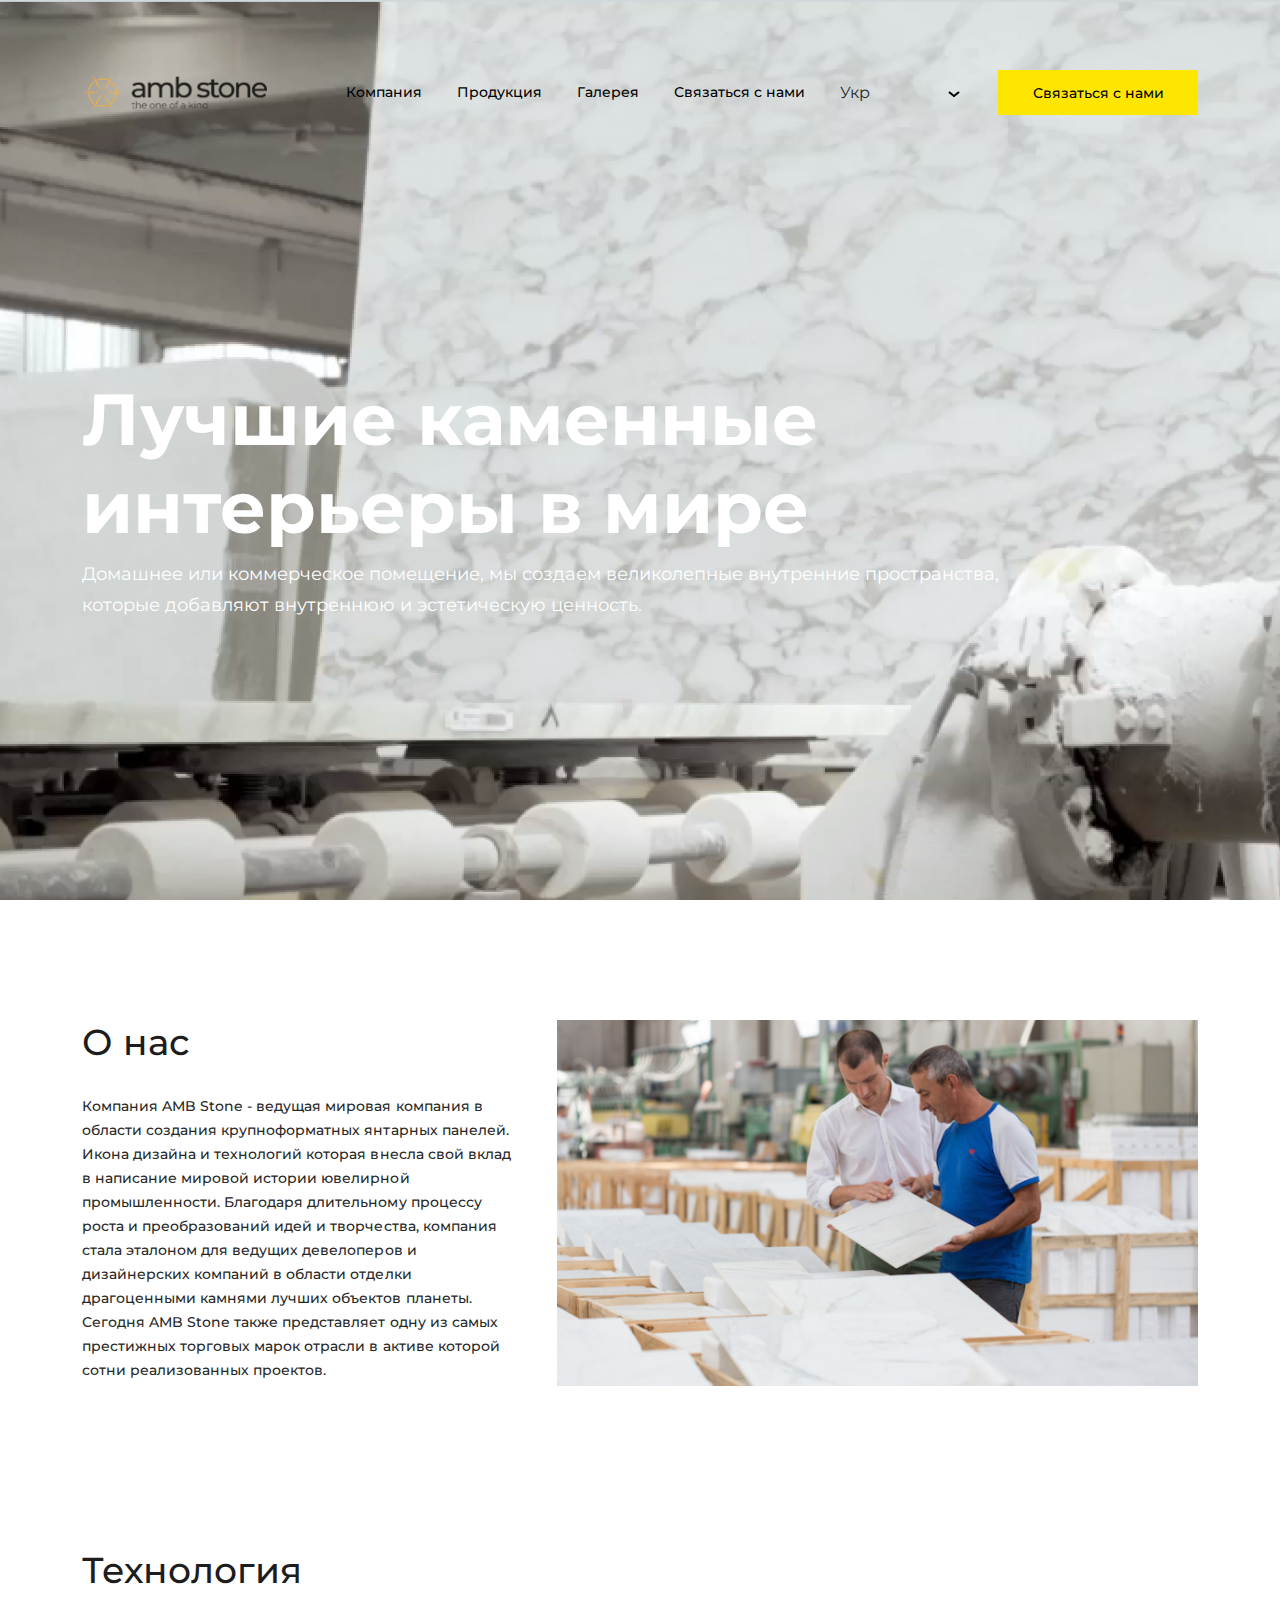
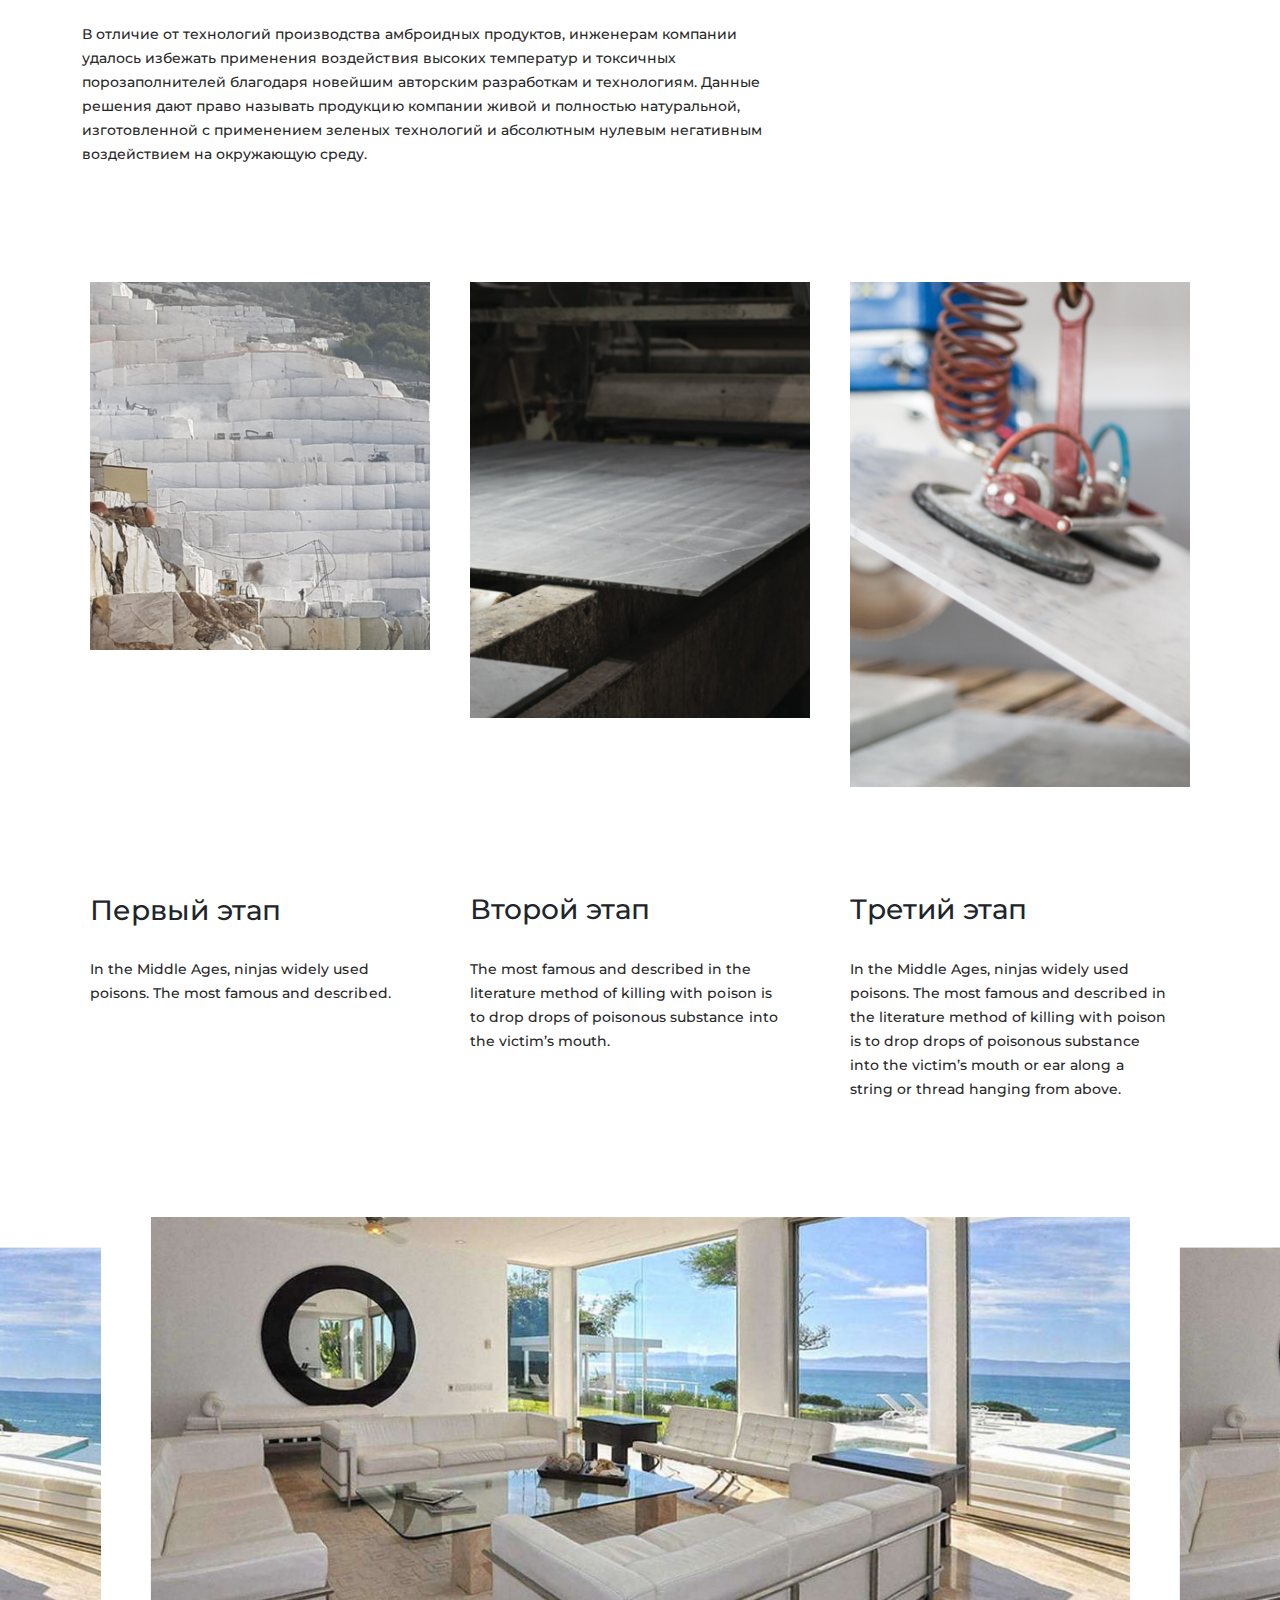
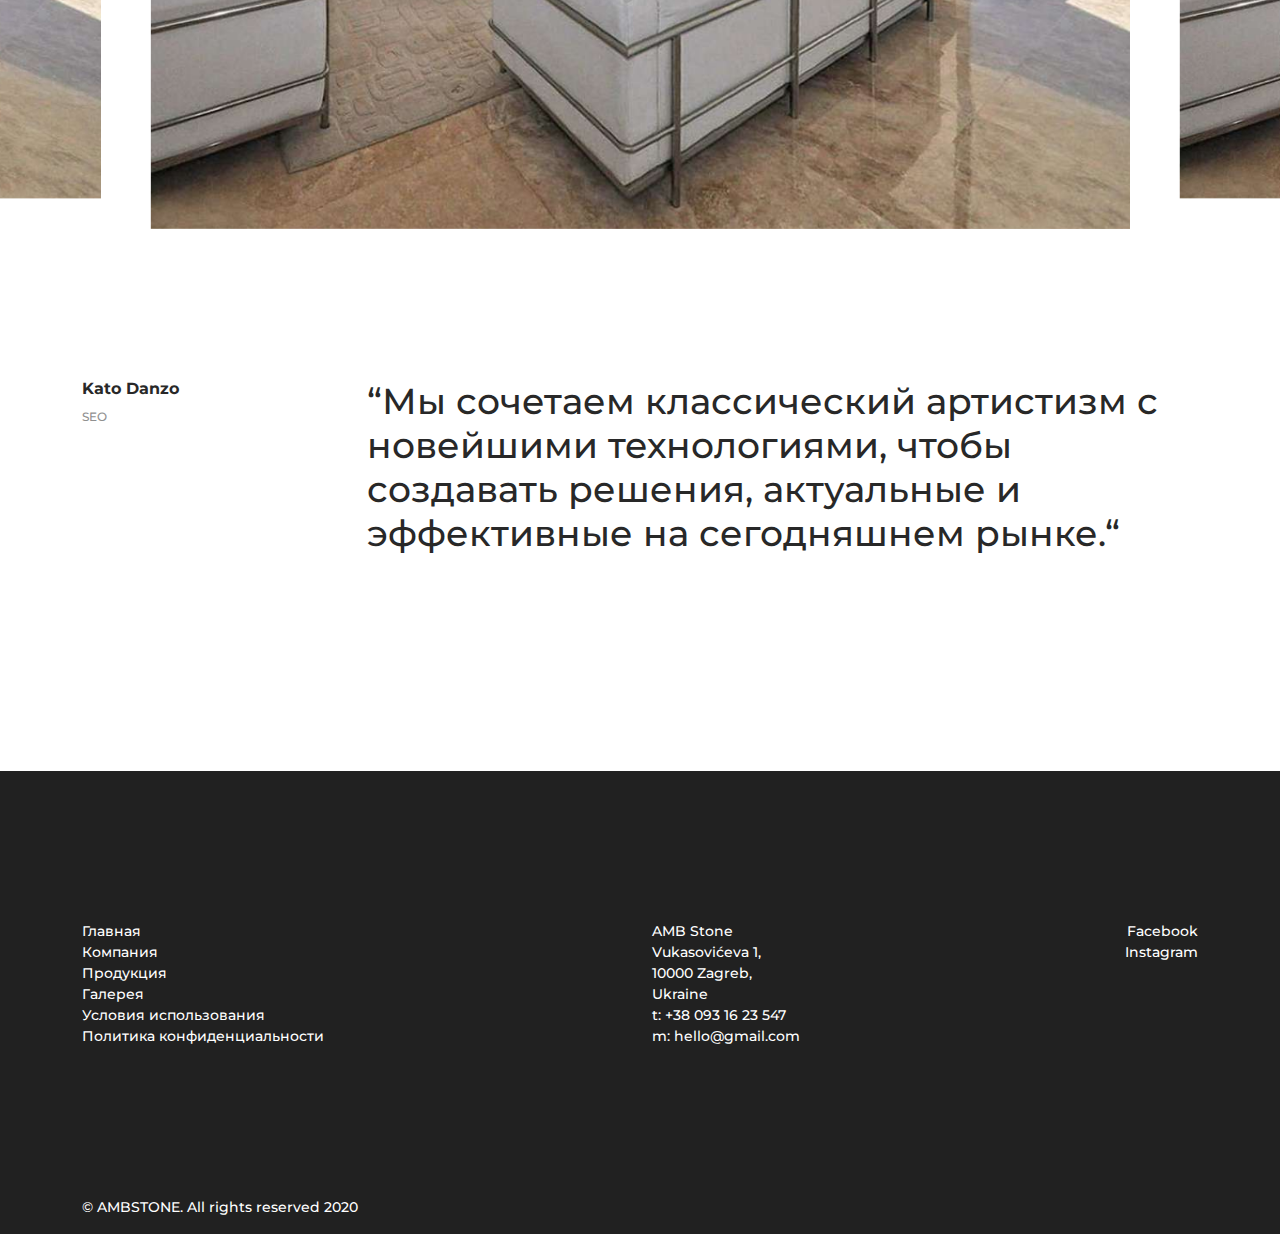
<file: index.html>
<!DOCTYPE html>
<html lang="en">
<head>
    <meta charset="UTF-8">
    <meta name="viewport" content="width=device-width, initial-scale=1.0">
    <title>Document</title>

    <!-- Fonts -->
    <link href="https://fonts.googleapis.com/css2?family=Montserrat:wght@100;200;300;400;500;600;700;800;900&family=Tajawal:wght@200;300;400;500;700;800;900&display=swap" rel="stylesheet">

    <!-- CSS -->
    <link rel="stylesheet" href="css/slick.css">
    <link rel="stylesheet" href="css/bootstrap.css">
    <link rel="stylesheet" href="css/main.css">

</head>
<body>
    <style>
        :root {
            --main-image: url(../images/bg_title.png);
            --main-font-family: 'Montserrat', sans-serif;
            --rtl-font-family: 'Tajawal', sans-serif;
        }
    </style>

    <!-- Header -->
    <header class="header" id="header">
        <div class="container main_menu">
            <div class="row menu_line">
                <div class="logo">
                    <a href="index.html">
                        <img src="images/logo.png" alt="ambstone.com" class="logo_img">
                    </a>
                </div>
                <div class="menu" id="menu">
                    <ul>
                        <li><a href="company.html" class="menu_link">Компания</a><img src="images/arrow_right.png" alt="" class="arrow_right"></li>
                        <li><a href="products.html" class="menu_link">Продукция</a><img src="images/arrow_right.png" alt="" class="arrow_right"></li>
                        <li><a href="gallery.html" class="menu_link">Галерея</a><img src="images/arrow_right.png" alt="" class="arrow_right"></li>
                        <li>
                            <a href="#" data-bs-toggle="modal" data-bs-target="#exampleModal" class="menu_link">Связаться с нами</a><img src="images/arrow_right.png" alt="" class="arrow_right"></li>
                        </li>
                    </ul>
                    <span class="lang">Укр</span>
                    <ul class="langs">
                        <li>UA</li>
                        <li>ENG</li>
                        <li>RU</li>
                    </ul>
                    <button class="contact_us" data-bs-toggle="modal" data-bs-target="#exampleModal">Связаться с нами</button>
                </div>
                <div id="hamburger" class="hamburger">
                    <span></span>
                    <span></span>
                    <span></span>
                </div>
            </div>
        </div>

        <div class="container main_text">
            <div class="row">
                <div class="col-xxl-8 col-10">
                    <h1>Лучшие каменные интерьеры в мире</h1>
                    <p class="subtext">Домашнее или коммерческое помещение, мы создаем великолепные внутренние пространства, которые добавляют внутреннюю и эстетическую ценность.</p>
                </div>
            </div>
        </div>
    </header>

    <section class="about_us">
        <div class="container">
            <div class="row">
                <div class="col-lg-5">
                    <h2>
                        О нас
                    </h2>
                    <p>
                        Компания AMB Stone - ведущая мировая компания в области создания крупноформатных янтарных панелей. Икона дизайна и технологий которая внесла свой вклад в написание мировой истории ювелирной промышленности.
                        Благодаря длительному процессу роста и преобразований идей и творчества, компания стала эталоном для ведущих девелоперов и дизайнерских компаний в области отделки драгоценными камнями лучших объектов планеты. Сегодня AMB Stone также представляет одну из самых престижных торговых марок отрасли в активе которой сотни реализованных проектов.
                    </p>
                </div>
                <div class="col-lg-7">
                    <img src="images/about_us_img.png" alt="">
                </div>
            </div>
        </div>
    </section>

    <section class="technology">
        <div class="container">
            <div class="row">
                <div class="col-lg-8">
                    <h2>
                        Технология
                    </h2>
                    <p>
                        В отличие от технологий производства амброидных продуктов, инженерам компании удалось избежать применения воздействия высоких температур и токсичных порозаполнителей благодаря новейшим авторским разработкам и технологиям. Данные решения дают право называть продукцию компании живой и полностью натуральной, изготовленной с применением зеленых технологий и абсолютным нулевым негативным воздействием на окружающую среду.
                    </p>
                </div>
            </div>
            <div class="row stages">
                <div class="col-4 stage_card">
                    <img class="img_one" src="images/step_one.png" alt="">
                    <div class="stage_text">
                        <h3>
                            Первый этап
                        </h3>
                        <p>
                            In the Middle Ages, ninjas widely used poisons. The most famous and described.
                        </p>
                    </div>
                </div>
                <div class="col-4 stage_card">
                    <img class="img_two" src="images/step_two.png" alt="">
                    <div class="stage_text">
                        <h3>
                            Второй этап
                        </h3>
                        <p>
                            The most famous and described in the literature method of killing with poison is to drop drops of poisonous substance into the victim’s mouth.
                        </p>
                    </div>
                </div>
                <div class="col-4 stage_card">
                    <img class="img_three" src="images/step_three.png" alt="">
                    <div class="stage_text">
                        <h3>
                            Третий этап
                        </h3>
                        <p>
                            In the Middle Ages, ninjas widely used poisons. The most famous and described in the literature method of killing with poison is to drop drops of poisonous substance into the victim’s mouth or ear along a string or thread hanging from above. 
                        </p>
                    </div>
                </div>
            </div>
        </div>

        <div class="slider mobile_stages">
            <div class="slider_content">
                <div class="stages_img">
                    <img class="img_one" src="images/step_one.png" alt="">
                </div>
                <div class="stage_text">
                    <h3>
                        Первый этап
                    </h3>
                    <p>
                        In the Middle Ages, ninjas widely used poisons. The most famous and described.
                    </p>
                </div>
            </div>
            <div class="slider_content">
                <div class="stages_img">
                    <img class="img_two" src="images/step_two.png" alt="">
                </div>
                <div class="stage_text">
                    <h3>
                        Второй этап
                    </h3>
                    <p>
                        The most famous and described in the literature method of killing with poison is to drop drops of poisonous substance into the victim’s mouth.
                    </p>
                </div>
            </div>
            <div class="slider_content">
                <div class="stages_img">
                    <img class="img_three" src="images/step_three.png" alt="">
                </div>
                <div class="stage_text">
                    <h3>
                        Третий этап
                    </h3>
                    <p>
                        In the Middle Ages, ninjas widely used poisons. The most famous and described in the literature method of killing with poison is to drop drops of poisonous substance into the victim’s mouth or ear along a string or thread hanging from above. 
                    </p>
                </div>
            </div>
        </div>
    </section>

    <div class="slider slick">
        <div class="slider_content"><img src="images/index_carousel.png" alt=""></div>
        <div class="slider_content"><img src="images/index_carousel.png" alt=""></div>
        <div class="slider_content"><img src="images/index_carousel.png" alt=""></div>
    </div>

    <section class="slogan">
        <div class="container">
            <div class="row">
                <div class="col-lg-3 slagan_name">
                    <p class="name">
                        Kato Danzo
                    </p>
                    <p class="prof">
                        SEO
                    </p>
                </div>
                <div class="col-lg-9 slogan_text">
                    <p class="text">
                        “Мы сочетаем классический артистизм с новейшими технологиями, чтобы создавать решения, актуальные и эффективные на сегодняшнем рынке.“
                    </p>
                </div>
            </div>
        </div>
    </section>

    <footer class="footer" id="footer">
        <div class="container">
            <div class="row">
                <div class="col-lg-6 col-12">
                    <ul class="footer_menu">
                        <li>
                            <a href="#" class="fm_link">Главная</a>
                        </li>
                        <li>
                            <a href="#" class="fm_link">Компания</a>
                        </li>
                        <li>
                            <a href="#" class="fm_link">Продукция</a>
                        </li>
                        <li>
                            <a href="#" class="fm_link">Галерея</a>
                        </li>
                        <li>
                            <a href="#" class="fm_link">Условия использования</a>
                        </li>
                        <li>
                            <a href="#" class="fm_link">Политика конфиденциальности</a>
                        </li>
                    </ul>
                </div>
                <div class="col-lg-3 col-12">
                    <ul class="footer_contacts">
                        <li>
                            AMB Stone
                        </li>
                        <li>
                            Vukasovićeva 1,
                            <br>10000 Zagreb,
                            <br>Ukraine
                        </li>
                        <li>
                            t: +38 093 16 23 547
                            <br>m: hello@gmail.com
                        </li>
                    </ul>
                </div>
                <div class="col-lg-3 col-12">
                    <ul class="footer_socials">
                        <li>
                            <a href="#" class="fm_link">Facebook</a>
                        </li>
                        <li>
                            <a href="#" class="fm_link">Instagram</a>
                        </li>
                    </ul>
                </div>
                <div class="col-12">
                    <p class="copyright">
                        © AMBSTONE. All rights reserved 2020
                    </p>
                </div>
            </div>
        </div>
    </footer>

    <!-- Modal -->
    <div class="modal fade" id="exampleModal" tabindex="-1" aria-labelledby="exampleModalLabel" aria-hidden="true">
        <div class="modal-dialog">
            <div class="modal-content">
                <button type="button" class="btn-close" data-bs-dismiss="modal" aria-label="Close"></button>
                <h2>
                    Оставить заявку
                </h2>
                <form>
                    <div class="form_group">
                        <label for="name" class="lable_name">Имя</label>
                        <input type="text" name="name" class="name" placeholder="Имя">
                    </div>
                    <div class="form_group">
                        <label for="phone" class="lable_phone">Телефон</label>
                        <input type="text" name="phone" class="phone" placeholder="Телефон">
                    </div>
                    <div class="form_group">
                        <label for="email" class="lable_email">E-mail</label>
                        <input type="text" name="email" class="email" placeholder="E-mail">
                    </div>
                    <div class="form_group">
                        <label for="country" class="lable_country">Страна</label>
                        <input type="text" name="country" class="country" placeholder="Страна">
                    </div>
                    <div class="form-check">
                        <input class="form-check-input" type="checkbox" value="" id="flexCheckDefault" checked>
                        <label class="form-check-label" for="flexCheckDefault">
                            Я согласен на обработку персональных данных в соответствии с условиями <a href="#" class="confidential">политики конфиденциальности</a>.
                        </label>
                    </div>
                    <input class="send" id="send" type="button" value="Отправить">
                </form>
            </div>
        </div>
    </div>

    <!-- Scripts -->
    <script src="js/jquery.min.js"></script>
    <script src="js/bootstrap.min.js"></script>
    <script src="js/slick.min.js"></script>
    <script src="js/main.js"></script>

</body>
</html>
</file>
<file: css/main.css>
@import url("https://cdn.jsdelivr.net/npm/bootstrap-icons@1.3.0/font/bootstrap-icons.css");
html,
body {
  font-family: var(--main-font-family);
}
input,
button {
  outline: none;
}
:active,
:hover,
:focus {
  outline: 0;
  outline-offset: 0;
}
.header {
  position: relative;
  background-image: var(--main-image);
  background-repeat: no-repeat;
  background-size: cover;
  background-position: top center;
  height: 900px;
  min-height: 310px;
}
.header .menu {
  position: relative;
  height: auto;
  width: max-content;
  transition: all 0.5s;
  top: 0;
  left: 0;
  z-index: 1000;
  background: transparent;
}
.header .menu_block {
  display: inherit;
  position: absolute;
  top: 40px;
  width: 100%;
  height: 108px;
  background-color: #FFFFFFAB;
  z-index: 1;
}
.header .menu_line {
  padding-top: 70px;
  align-items: center;
  justify-content: space-between;
}
.header .main_text {
  padding-top: 260px;
}
.header .hamburger {
  display: none;
  width: 25px;
  height: 22px;
  position: relative;
  margin-right: 20px;
  -webkit-transform: rotate(0deg);
  -moz-transform: rotate(0deg);
  -o-transform: rotate(0deg);
  transform: rotate(0deg);
  -webkit-transition: 0.5s ease-in-out;
  -moz-transition: 0.5s ease-in-out;
  -o-transition: 0.5s ease-in-out;
  transition: 0.5s ease-in-out;
  cursor: pointer;
}
.header .hamburger span {
  display: block;
  position: absolute;
  height: 2px;
  width: 100%;
  background: #1D1D1D;
  border-radius: 0;
  opacity: 1;
  left: 0;
  -webkit-transform: rotate(0deg);
  -moz-transform: rotate(0deg);
  -o-transform: rotate(0deg);
  transform: rotate(0deg);
  -webkit-transition: 0.25s ease-in-out;
  -moz-transition: 0.25s ease-in-out;
  -o-transition: 0.25s ease-in-out;
  transition: 0.25s ease-in-out;
}
.header .hamburger span:nth-child(1) {
  top: 0px;
}
.header .hamburger span:nth-child(2) {
  top: 8px;
}
.header .hamburger span:nth-child(3) {
  top: 16px;
}
.header .hamburger.open span:nth-child(1) {
  top: 8px;
  -webkit-transform: rotate(135deg);
  -moz-transform: rotate(135deg);
  -o-transform: rotate(135deg);
  transform: rotate(135deg);
}
.header .hamburger.open span:nth-child(2) {
  opacity: 0;
  left: -60px;
}
.header .hamburger.open span:nth-child(3) {
  top: 8px;
  -webkit-transform: rotate(-135deg);
  -moz-transform: rotate(-135deg);
  -o-transform: rotate(-135deg);
  transform: rotate(-135deg);
}
.carousel {
  margin-top: -150px;
  z-index: 0;
}
.carousel .slide_img {
  width: 100%;
  max-width: 1600px;
  display: block;
  margin-right: auto;
  margin-left: auto;
}
.carousel .carousel-control-prev,
.carousel .carousel-control-next {
  width: 20% !important;
  opacity: 1 !important;
}
.carousel .arrows {
  width: 35px;
  height: 35px;
  background: transparent;
  transition: all 0.5s;
}
.carousel .arrows:hover {
  background: #000000BF;
}
.logo_img {
  width: 185px;
  height: auto;
}
.logo,
.menu {
  width: max-content;
  z-index: 100;
}
button:active,
button:focus {
  outline: none !important;
}
button::-moz-focus-inner {
  border: 0 !important;
}
.menu {
  display: flex;
  align-items: center;
  flex-direction: row;
}
.menu .arrow_right {
  display: none;
}
.menu ul {
  list-style: none;
  display: flex;
  flex-direction: row;
  padding-left: 0;
  margin-bottom: 0;
  padding-top: 0;
}
.menu ul li {
  display: flex;
  justify-content: space-between;
  align-items: center;
  border-bottom: none;
  padding-bottom: 0;
  margin-bottom: 0;
}
.menu .menu_link {
  font-weight: 500;
  font-size: 14px;
  line-height: 22px;
  color: #000000;
  text-decoration: none;
  margin-right: 35px;
  padding-bottom: 2px;
  transition: all 0.5s;
  cursor: pointer;
  width: 100%;
}
.menu .menu_link:hover {
  box-shadow: inset 0 -1px 0 0 #000000;
}
.menu .langs {
  font-weight: 500;
  font-size: 14px;
  line-height: 22px;
  color: #000000;
  text-decoration: none;
  margin-right: 55px;
  transition: all 0.5s;
  cursor: pointer;
  position: relative;
  margin-left: 0;
}
.menu .langs li {
  opacity: 0;
  visibility: hidden;
  transition: 0.55s opacity, 0.55s visibility;
}
.menu .langs:after {
  position: absolute;
  top: 0;
  right: -15px;
  content: url(../images/down.png);
  width: 10px;
  height: 4px;
}
.menu .langs:hover li {
  opacity: 1;
  visibility: visible;
}
.menu .contact_us {
  background-color: #FFE600;
  width: 200px;
  height: 45px;
  border: none;
  font-weight: 500;
  font-size: 14px;
  line-height: 22px;
  color: #000000;
  transition: all 0.5s;
  margin-left: 0;
  display: block;
}
.menu .contact_us:hover {
  background-color: #000000;
  color: #FFFFFF;
}
h1 {
  font-weight: bold;
  font-size: 72px;
  line-height: 88px;
  color: #FFFFFF;
}
.subtext {
  font-weight: normal;
  font-size: 18px;
  line-height: 170%;
  color: #FFFFFF;
  margin-bottom: 150px;
}
.about_us {
  margin-bottom: 200px;
}
.about_us h2 {
  font-weight: 500;
  font-size: 36px;
  line-height: 44px;
  margin-bottom: 30px;
  color: #1D1D1D;
  margin-top: 120px;
}
.about_us p {
  font-weight: 500;
  font-size: 14px;
  line-height: 24px;
  letter-spacing: 0.001em;
  padding-right: 20px;
  color: #282828;
}
.about_us img {
  width: 100%;
  height: auto;
  margin-top: 120px;
}
.technology {
  margin-top: -50px;
}
.technology h2 {
  font-weight: 500;
  font-size: 36px;
  line-height: 44px;
  margin-bottom: 30px;
  color: #1D1D1D;
}
.technology p {
  font-weight: 500;
  font-size: 14px;
  line-height: 24px;
  letter-spacing: 0.001em;
  padding-right: 20px;
  color: #282828;
}
.technology .stages {
  display: flex;
  margin-top: 100px;
}
.technology .stage_card {
  text-align: center;
  padding: 0 20px;
}
.technology .stage_card img {
  width: 100%;
  max-width: 370px;
  height: auto;
}
.technology .stage_card .img_one {
  margin-bottom: 244px;
}
.technology .stage_card .img_two {
  margin-bottom: 175px;
}
.technology .stage_card .img_three {
  margin-bottom: 106px;
}
.technology .stage_card .stage_text {
  text-align: left;
}
.technology .stage_card .stage_text p {
  margin-top: 30px;
}
.technology .owl-carousel {
  display: none;
}
.slick {
  margin-top: 100px;
}
.slick button {
  display: none !important;
}
.slick-initialized .slick-slide {
  transform: scale(0.9);
  transition: all 1s;
}
.slick-initialized .slick-active {
  opacity: 1;
  transform: scale(1);
  transition: all 1s;
}
.slick-slide img {
  width: 100% !important;
}
.mobile_stages {
  display: none;
}
.slogan {
  margin-top: 150px;
  margin-bottom: 200px;
}
.slogan .name {
  font-size: 16px;
  font-weight: 700;
  line-height: 19px;
  padding: 0;
  margin: 0;
  color: #282828;
}
.slogan .prof {
  margin-top: 10px;
  font-size: 12px;
  font-weight: 500;
  line-height: 18px;
  color: #909090;
}
.slogan .text {
  font-size: 36px;
  font-weight: 500;
  line-height: 44px;
  color: #282828;
}
.slogan .slagan_name {
  order: 1;
}
.slogan .slogan_text {
  order: 1;
}
.footer {
  background-color: #212121;
  padding: 150px 0 0 0;
  color: #FFFFFF;
  font-size: 14px;
  font-weight: 500;
}
.footer a {
  color: #FFFFFF;
  text-decoration: none;
}
.footer ul {
  list-style: none;
  margin: 0;
  padding: 0;
}
.footer .footer_menu {
  margin-bottom: 0;
}
.footer .footer_contacts {
  margin-bottom: 0;
}
.footer .footer_socials {
  text-align: right;
  margin-bottom: 0;
}
.footer .copyright {
  margin-top: 150px;
}
.catalogue {
  margin-top: 120px;
  margin-bottom: 200px;
}
.catalogue h2 {
  font-weight: 500;
  font-size: 36px;
  line-height: 44px;
  margin-bottom: 30px;
  color: #1D1D1D;
}
.catalogue p {
  font-weight: 500;
  font-size: 14px;
  line-height: 24px;
  letter-spacing: 0.001em;
  padding-right: 20px;
  color: #282828;
}
.catalogue .ltr_block,
.catalogue .rtl_block {
  margin-top: 100px;
}
.catalogue .product_img_block,
.catalogue .product_descr_block {
  padding: 0 20px;
}
.catalogue .product {
  width: 100%;
  height: auto;
}
.catalogue .product_title {
  font-size: 24px;
  color: #1D1D1D;
  line-height: 29px;
  font-weight: 500;
}
.catalogue .product_descr {
  font-weight: 500;
  font-size: 14px;
  line-height: 24px;
  letter-spacing: 0.001em;
  color: #282828;
}
.catalogue .info_link {
  font-weight: 500;
  font-size: 14px;
  line-height: 24px;
  color: #282828;
}
.catalogue .tech_data {
  display: flex;
  flex-wrap: wrap;
  margin-top: 30px;
}
.catalogue .tech_data p {
  margin-bottom: 0;
}
.catalogue .tech_data .data_info,
.catalogue .tech_data .data_country {
  width: 50%;
  margin-bottom: 10px;
}
.catalogue .tech_data .data_descr {
  width: 70%;
  margin-bottom: 20px;
}
.catalogue .tech_data .tech_title {
  font-weight: bold;
  font-size: 16px;
  line-height: 20px;
  color: #282828;
}
.catalogue .tech_data .tech_title_descr {
  font-weight: 500;
  font-size: 12px;
  line-height: 19px;
  color: #9D9D9D;
}
.catalogue .download {
  display: flex;
  align-items: center;
  width: 60%;
}
.catalogue .download img {
  width: 40px;
  height: 40px;
  margin-right: 10px;
}
.catalogue .download .download_file {
  color: #212121;
  line-height: 24px;
  font-size: 14px;
  font-weight: 500;
  text-decoration: none;
  transition: all 0.5s;
}
.catalogue .download .download_file:hover {
  text-decoration: underline;
}
.gallery {
  margin-bottom: 150px;
}
.gallery .visible_item {
  display: none;
}
.gallery .grid {
  margin-top: -15px;
}
.gallery .grid:after {
  content: '';
  display: block;
  clear: both;
}
.gallery .element-item {
  position: relative;
  float: left;
  padding: 15px;
}
.gallery .element-item .gallery_img {
  width: 100%;
  height: auto;
}
.gallery .element-item > * {
  margin: 0;
  padding: 0;
}
.gallery .button-group-home {
  display: flex;
  justify-content: center;
  align-items: center;
  flex-wrap: wrap;
  margin-bottom: 50px;
  margin-top: 50px;
  cursor: pointer;
}
.gallery .button-group-home button {
  border: none;
  background: transparent;
  text-transform: uppercase;
  text-decoration: none;
  font-weight: bold;
  font-size: 12px;
  line-height: 15px;
  color: #212121;
  margin: 5px 40px;
  position: relative;
  padding-left: 0;
  padding-right: 0;
  padding-bottom: 2px;
}
.gallery .button-group-home button:after {
  position: absolute;
  display: block;
  content: "|";
  font-size: 12px;
  right: -41px;
  top: 0;
}
.gallery .button-group-home button:last-child:after {
  display: none;
}
.gallery .button-group-home button.is-checked {
  box-shadow: inset 0 -1px 0 0 #000000;
}
.gallery .gallery_box {
  position: relative;
  transition: all 0.5s;
}
.gallery .gallery_box .gallery_img {
  width: 100%;
  height: auto;
}
.gallery .gallery_box .titles {
  position: absolute;
  bottom: 15px;
  left: 25px;
  display: none;
}
.gallery .gallery_box .titles a {
  font-weight: bold;
  font-size: 12px;
  line-height: 15px;
  color: #FFFFFF;
  text-decoration: none;
}
.gallery .gallery_box .titles a:hover {
  text-decoration: underline;
}
.gallery .gallery_box .titles p {
  font-weight: 500;
  font-size: 12px;
  line-height: 155%;
  color: #FFFFFF;
  margin: 0;
}
.gallery .gallery_box:hover {
  cursor: pointer;
}
.gallery .gallery_box:hover .titles {
  display: block;
}
.gallery .gallery_box:hover .gallery_img {
  filter: brightness(40%);
}
.gallery .showMore {
  margin: 40px auto;
  display: block;
  padding: 10px 25px;
  border: 2px solid #9D9D9D;
  color: #9D9D9D;
  background: transparent;
}
.navigation {
  border-top: 1px solid #000000;
  padding: 35px 0;
}
.navigation .row {
  align-items: center;
}
.navigation .col-4:first-child {
  text-align: left;
}
.navigation .col-4:last-child {
  text-align: right;
}
.navigation p {
  margin-bottom: 0;
  font-weight: 500;
  font-size: 12px;
  line-height: 19px;
  color: #9D9D9D;
}
.navigation img {
  height: 30px;
  width: 30px;
  display: block;
  margin-left: auto;
  margin-right: auto;
}
.navigation .prev,
.navigation .next {
  font-style: normal;
  font-weight: bold;
  font-size: 12px;
  line-height: 15px;
  color: #212121;
  text-decoration: none;
}
.description {
  margin-top: -150px;
}
.description .descr_title,
.description .descr_wrap {
  padding: 0 40px;
}
.description h2 {
  font-weight: 600;
  font-size: 36px;
  line-height: 44px;
  color: #212121;
}
.description p {
  font-weight: 500;
  font-size: 14px;
  line-height: 24px;
  letter-spacing: 0.001em;
  color: #212121;
}
.description .descr_info {
  display: flex;
  flex-wrap: wrap;
  margin-bottom: 150px;
  margin-top: 30px;
}
.description .descr_info .info_block {
  margin-right: 20px;
  width: 25%;
}
.description .descr_info .name,
.description .descr_info .text {
  margin-bottom: 0;
}
.description .descr_info .name {
  font-weight: bold;
  font-size: 16px;
  line-height: 20px;
  color: #212121;
  margin-bottom: 5px;
}
.description .descr_info .text {
  font-weight: 500;
  font-size: 12px;
  line-height: 19px;
  color: #9D9D9D;
}
.modal-dialog {
  max-width: 800px;
}
.modal-content {
  border-radius: 0;
  padding: 0 80px;
}
.modal-content form {
  display: flex;
  flex-wrap: wrap;
  justify-content: space-between;
  margin-bottom: 70px;
}
.modal-content .form_group {
  width: 48%;
}
.modal-content .name,
.modal-content .phone,
.modal-content .email,
.modal-content .country {
  width: 100%;
  border: none;
  border-bottom: 1px solid #000000;
  margin-bottom: 55px;
  padding: 10px;
}
.modal-content .name:focus,
.modal-content .phone:focus,
.modal-content .email:focus,
.modal-content .country:focus {
  border-bottom: 1px solid #000000;
}
.modal-content .send {
  background-color: #FFE600;
  width: 200px;
  height: 45px;
  border: none;
  font-weight: 500;
  font-size: 14px;
  line-height: 22px;
  color: #000000;
  transition: all 0.5s;
}
.modal-content .send:hover {
  background-color: #000000;
  color: #FFFFFF;
}
.modal-content .send:focus {
  border: none;
}
.modal-content .send:disabled {
  color: grey;
  border: 1px solid grey;
  background: transparent;
}
.modal-content .send:disabled:hover {
  color: grey;
  border: 1px solid grey;
  background: transparent;
}
.modal-content .lable_name,
.modal-content .lable_phone,
.modal-content .lable_email,
.modal-content .lable_country {
  display: none;
  position: absolute;
  top: -12px;
  left: 11px;
  color: #9D9D9D;
  font-size: 12px;
}
.btn-close {
  position: absolute;
  right: 0;
  margin: 10px;
}
.modal h2 {
  margin-top: 120px;
  font-style: normal;
  font-weight: 500;
  font-size: 36px;
  line-height: 44px;
  color: #000000;
  margin-bottom: 50px;
}
.modal .confidential {
  color: #212121;
}
.form-check-label {
  margin-bottom: 30px;
}
.form-check-label:hover {
  cursor: pointer;
}
.form-check-input[type="checkbox"] {
  border-radius: 0;
}
.form-check-input:checked {
  background-color: #000000;
  border-color: #000000;
}
@media (max-width: 1199px) {
  .technology .stage_card .img_one {
    margin-bottom: 218px;
  }
  .technology .stage_card .img_two {
    margin-bottom: 162px;
  }
}
@media (max-width: 991px) {
  .main_menu {
    background: #FFFFFF;
    max-width: 100%;
    position: fixed;
    top: 0;
    padding-left: 20px;
    padding-right: 20px;
    z-index: 100;
  }
  .logo_img {
    width: 140px;
  }
  .header {
    height: auto;
    background-position: 18% 100%;
  }
  .header .menu_line {
    padding-top: 20px;
    margin-bottom: 20px;
  }
  .header .main_text {
    padding-top: 150px;
  }
  .header .menu {
    position: absolute;
    height: 100vh;
    width: 0;
    overflow-x: hidden;
    transition: all 0.5s;
    top: 60px;
    left: 0;
    z-index: 1000;
    background: #FFFFFF;
    padding: 0;
  }
  .header .menu_block {
    display: none;
  }
  .header .hamburger {
    display: inherit;
  }
  .carousel {
    margin-top: 50px;
  }
  .description {
    margin-top: 0;
  }
  .menu {
    flex-direction: column;
    justify-content: left;
    align-items: flex-start;
  }
  .menu .arrow_right {
    display: inherit;
    width: 5px;
    height: 10px;
    margin-right: 20px;
  }
  .menu ul {
    flex-direction: column;
    margin-left: 20px;
    width: 95%;
    padding-top: 40px;
  }
  .menu ul li {
    border-bottom: 1px solid #EDEDED;
    padding-bottom: 10px;
    margin-bottom: 10px;
  }
  .menu .lang {
    margin-left: 20px;
    display: none;
  }
  .menu .contact_us {
    display: none;
  }
  h1 {
    font-size: 36px;
    line-height: 44px;
  }
  .subtext {
    font-size: 14px;
    line-height: 17px;
  }
  .about_us {
    margin-bottom: 105px;
  }
  .about_us h2 {
    margin-top: 70px;
  }
  .about_us img {
    margin-top: 40px;
  }
  .mobile_stages {
    display: block;
  }
  .technology .stage_card .img_one {
    margin-bottom: 186px;
  }
  .technology .stage_card .img_two {
    margin-bottom: 147px;
  }
  .slogan {
    margin-bottom: 100px;
  }
  .slogan .slogan_text {
    order: 0;
  }
  .slogan .text {
    font-size: 24px;
    line-height: 29px;
  }
  .catalogue {
    margin-top: 70px;
    margin-bottom: 100px;
  }
  .catalogue .ltr_block,
  .catalogue .rtl_block {
    margin-top: 0;
  }
  .catalogue .product_img_block,
  .catalogue .product_descr_block {
    padding: 50px 20px;
  }
  .catalogue .product_img_block {
    order: -1;
  }
  .catalogue .product_descr_block {
    order: 2;
  }
  .catalogue .tech_data .data_info,
  .catalogue .tech_data .data_country {
    width: 100%;
  }
  .catalogue .download {
    width: 100%;
  }
  .footer {
    padding: 80px 0 0 0;
  }
  .footer .footer_menu {
    margin-bottom: 50px;
  }
  .footer .footer_contacts {
    margin-bottom: 50px;
  }
  .footer .footer_socials {
    text-align: left;
  }
  .footer .copyright {
    margin-top: 100px;
  }
  .modal-dialog {
    margin: 0;
  }
  .modal-content {
    padding: 10px;
  }
  .modal-content .form_group {
    width: 100%;
    position: relative;
  }
  .modal-content .name,
  .modal-content .phone,
  .modal-content .email,
  .modal-content .country {
    width: 100%;
  }
  .modal h2 {
    margin-top: 50px;
  }
  :focus::-webkit-input-placeholder {
    color: transparent;
  }
  :focus::-moz-placeholder {
    color: transparent;
  }
  :focus:-moz-placeholder {
    color: transparent;
  }
  :focus:-ms-input-placeholder {
    color: transparent;
  }
}
@media (max-width: 767px) {
  .technology .stages {
    display: none;
  }
  .technology .owl-carousel {
    display: block;
  }
  .technology .owl-carousel .stages_img {
    width: 290px;
    height: 250px;
    overflow: hidden;
  }
  .technology .owl-carousel .stages_img img {
    width: 100%;
    height: auto;
  }
}
</file>
